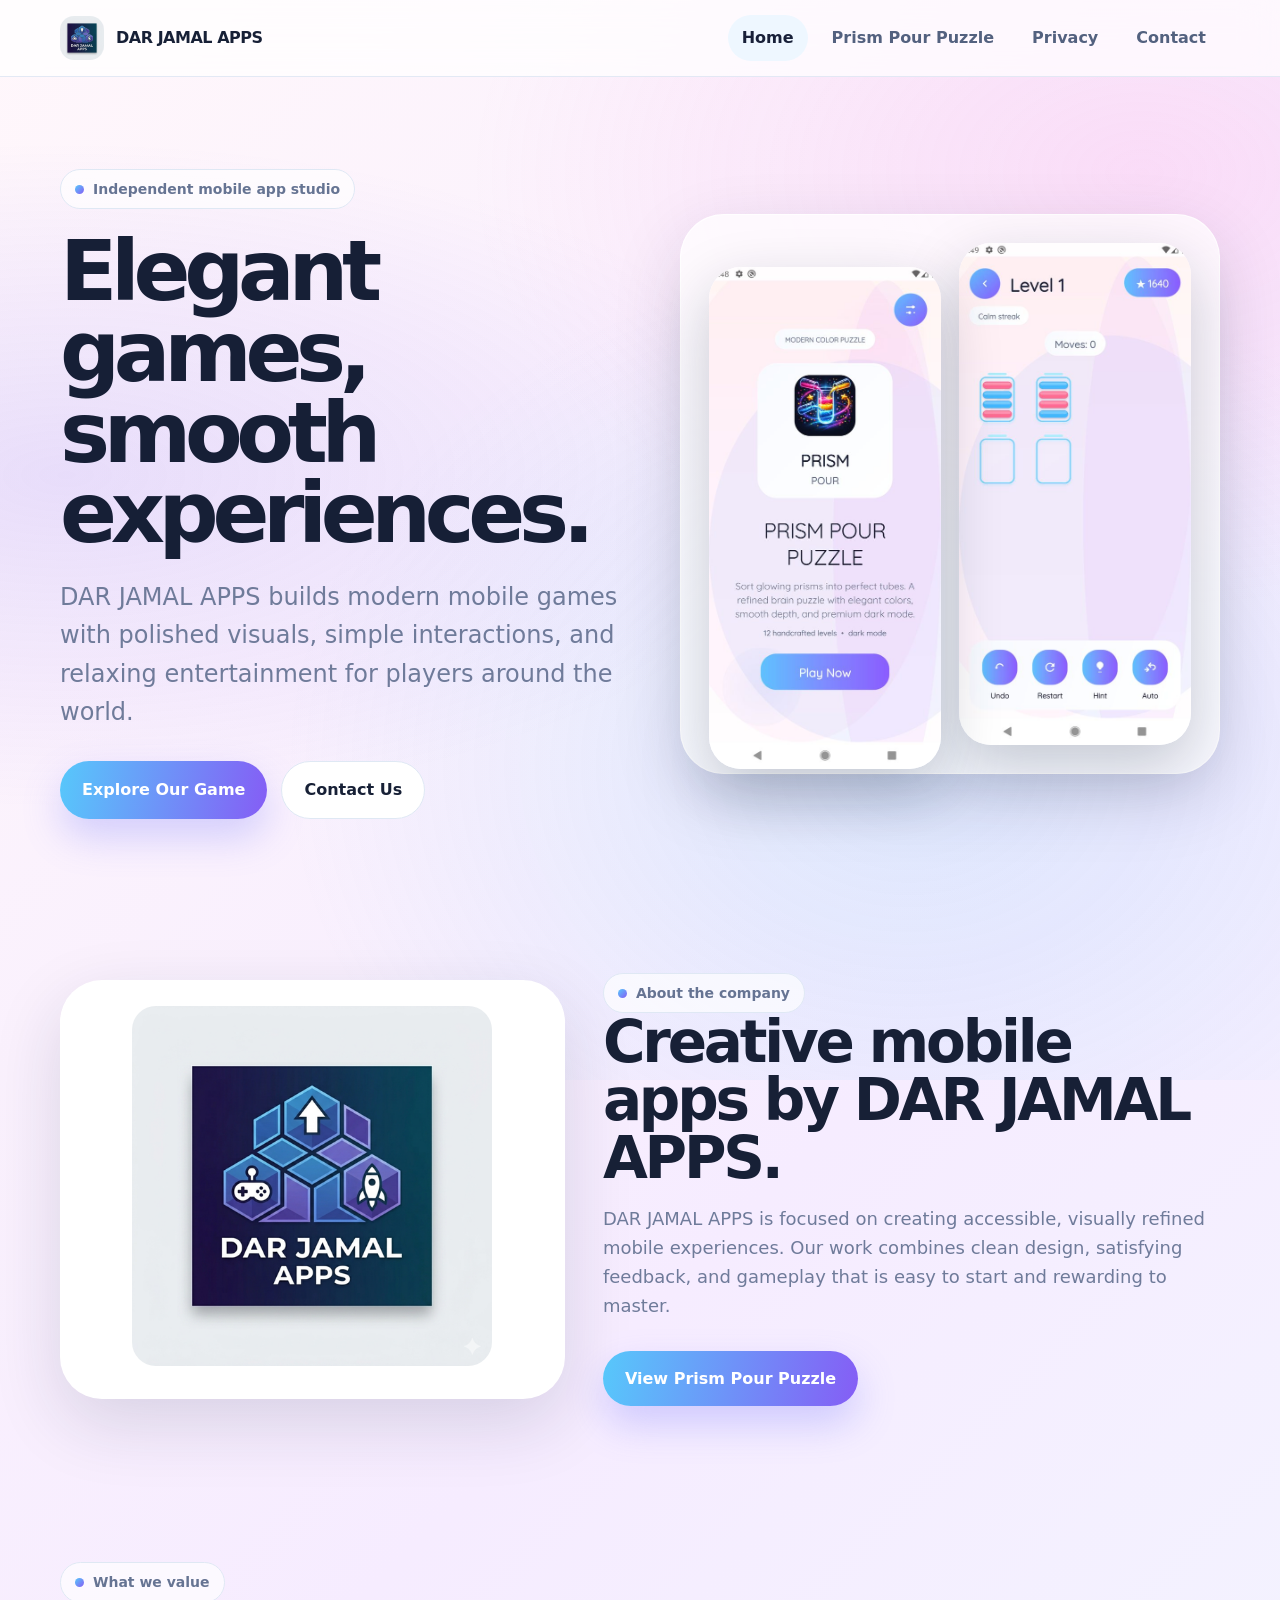
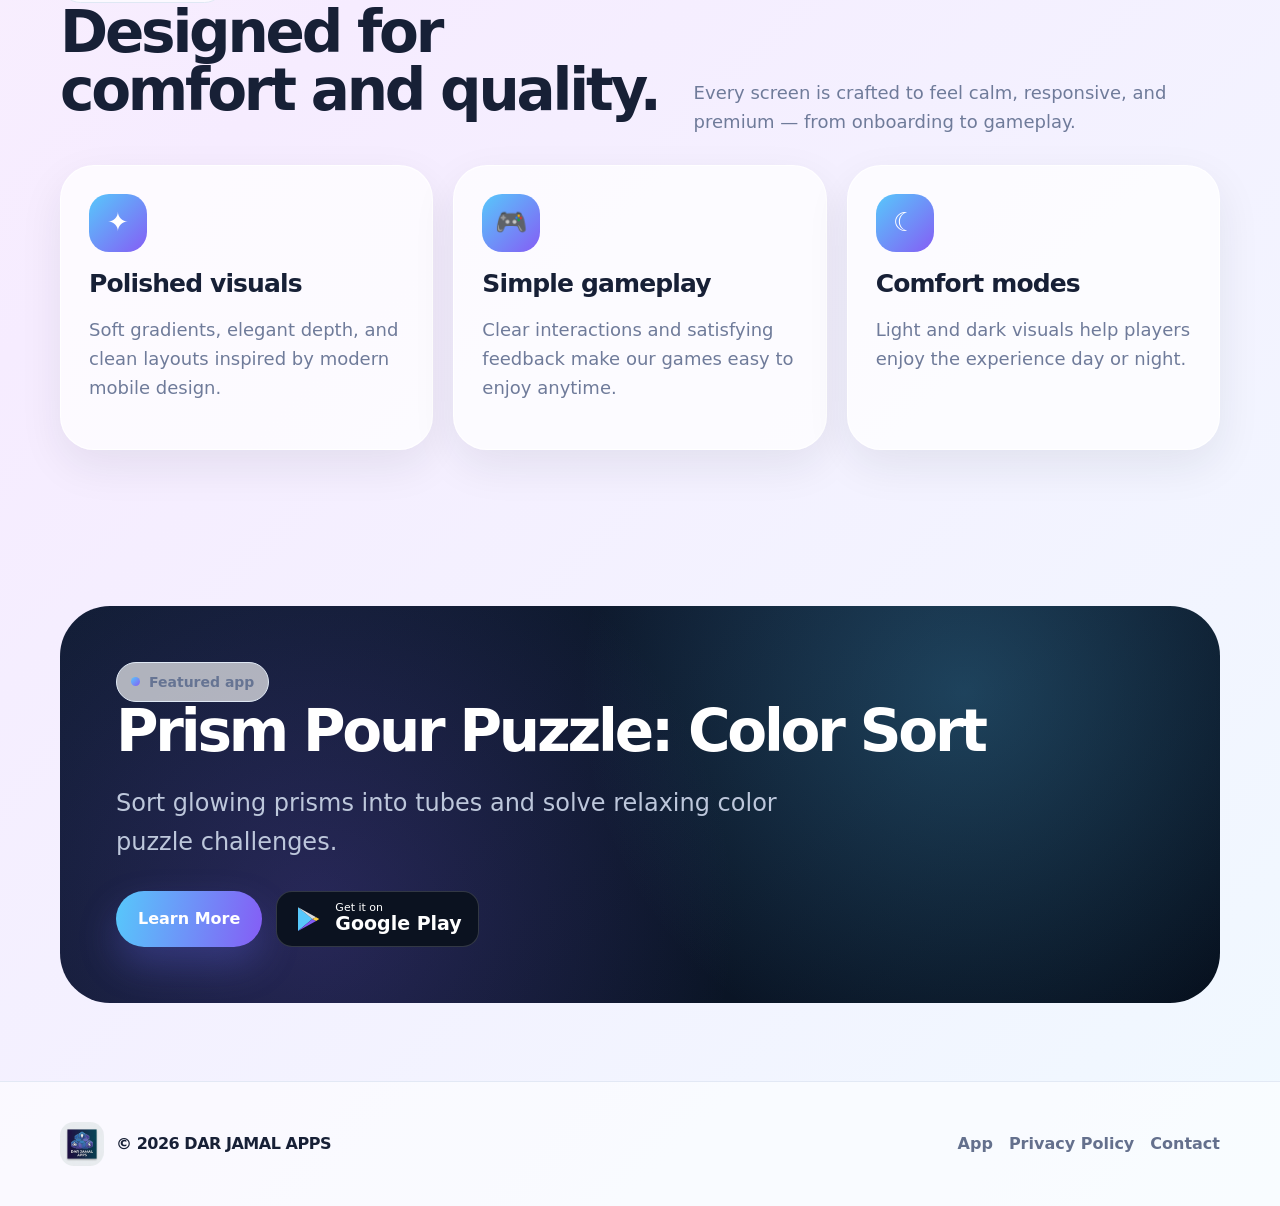
<file: index.html>
<!doctype html><html lang="en"><head><meta charset="utf-8"><meta name="viewport" content="width=device-width,initial-scale=1"><title>DAR JAMAL APPS | Mobile Games & Apps</title><meta name="description" content="DAR JAMAL APPS creates polished mobile games and digital experiences, including Prism Pour Puzzle: Color Sort."><link rel="icon" href="assets/images/favicon.png"><link rel="stylesheet" href="assets/css/styles.css"></head><body><header class="nav"><div class="wrap nav-inner"><a class="brand" href="index.html"><img src="assets/images/company-logo-512.png" alt="DAR JAMAL APPS logo"><span>DAR JAMAL APPS</span></a><nav class="nav-links"><a class="active" href="index.html">Home</a><a href="app.html">Prism Pour Puzzle</a><a href="privacy.html">Privacy</a><a href="contact.html">Contact</a></nav><a class="btn secondary mobile-menu" href="app.html">App</a></div></header><main><section class="hero"><div class="wrap hero-grid"><div><span class="eyebrow"><span class="dot"></span> Independent mobile app studio</span><h1>Elegant games, smooth experiences.</h1><p class="lead">DAR JAMAL APPS builds modern mobile games with polished visuals, simple interactions, and relaxing entertainment for players around the world.</p><div class="actions"><a class="btn" href="app.html">Explore Our Game</a><a class="btn secondary" href="contact.html">Contact Us</a></div></div><div class="hero-card"><div class="app-preview"><img src="assets/images/app-home-thumb.jpg" alt="Prism Pour Puzzle home screen"><img src="assets/images/app-game-light-thumb.jpg" alt="Prism Pour Puzzle gameplay screen"></div></div></div></section><section class="section"><div class="wrap split"><div class="logo-tile"><img src="assets/images/company-logo-512.png" alt="DAR JAMAL APPS logo"></div><div><span class="eyebrow"><span class="dot"></span> About the company</span><h2>Creative mobile apps by DAR JAMAL APPS.</h2><p>DAR JAMAL APPS is focused on creating accessible, visually refined mobile experiences. Our work combines clean design, satisfying feedback, and gameplay that is easy to start and rewarding to master.</p><div class="actions"><a class="btn" href="app.html">View Prism Pour Puzzle</a></div></div></div></section><section class="section"><div class="wrap"><div class="section-head"><div><span class="eyebrow"><span class="dot"></span> What we value</span><h2>Designed for comfort and quality.</h2></div><p>Every screen is crafted to feel calm, responsive, and premium — from onboarding to gameplay.</p></div><div class="cards"><article class="card"><div class="icon-bubble">✦</div><h3>Polished visuals</h3><p>Soft gradients, elegant depth, and clean layouts inspired by modern mobile design.</p></article><article class="card"><div class="icon-bubble">🎮</div><h3>Simple gameplay</h3><p>Clear interactions and satisfying feedback make our games easy to enjoy anytime.</p></article><article class="card"><div class="icon-bubble">☾</div><h3>Comfort modes</h3><p>Light and dark visuals help players enjoy the experience day or night.</p></article></div></div></section><section class="section"><div class="wrap dark-band"><span class="eyebrow"><span class="dot"></span> Featured app</span><h2>Prism Pour Puzzle: Color Sort</h2><p class="lead">Sort glowing prisms into tubes and solve relaxing color puzzle challenges.</p><div class="actions"><a class="btn" href="app.html">Learn More</a><a class="store-badge" href="#" aria-label="Get it on Google Play"><svg viewBox="0 0 48 48" fill="none" aria-hidden="true"><path d="M8 5v38l23-19L8 5Z" fill="#57c8fb"/><path d="M31 24 8 43l29-16-6-3Z" fill="#855df5"/><path d="M8 5l29 16-6 3L8 5Z" fill="#fff" opacity=".85"/><path d="M37 21l5 3-5 3-6-3 6-3Z" fill="#ffcf40"/></svg><span>Get it on<strong>Google Play</strong></span></a></div></div></section></main><footer class="footer"><div class="wrap footer-grid"><div class="brand"><img src="assets/images/company-logo-512.png" alt="DAR JAMAL APPS logo"><span>© <span data-year></span> DAR JAMAL APPS</span></div><div><a href="app.html">App</a><a href="privacy.html">Privacy Policy</a><a href="contact.html">Contact</a></div></div></footer><script src="assets/js/main.js"></script></body></html>
</file>
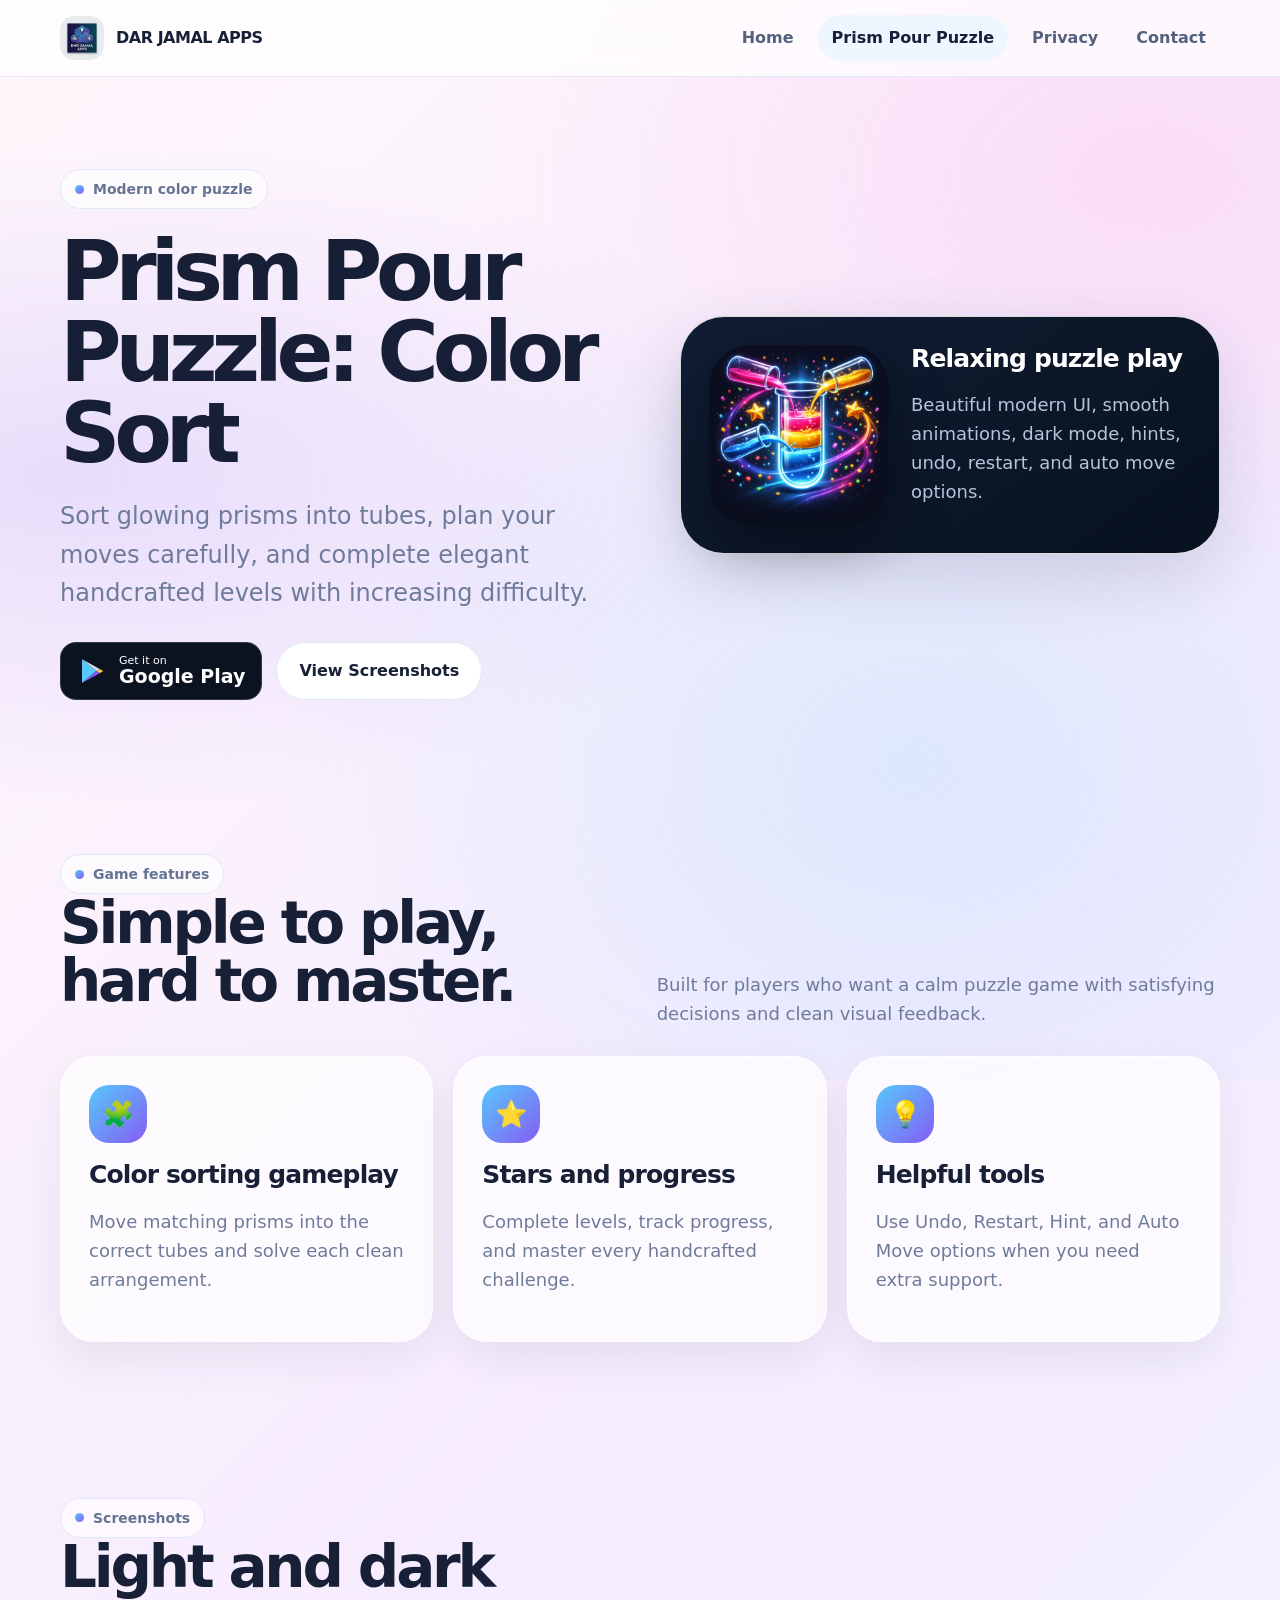
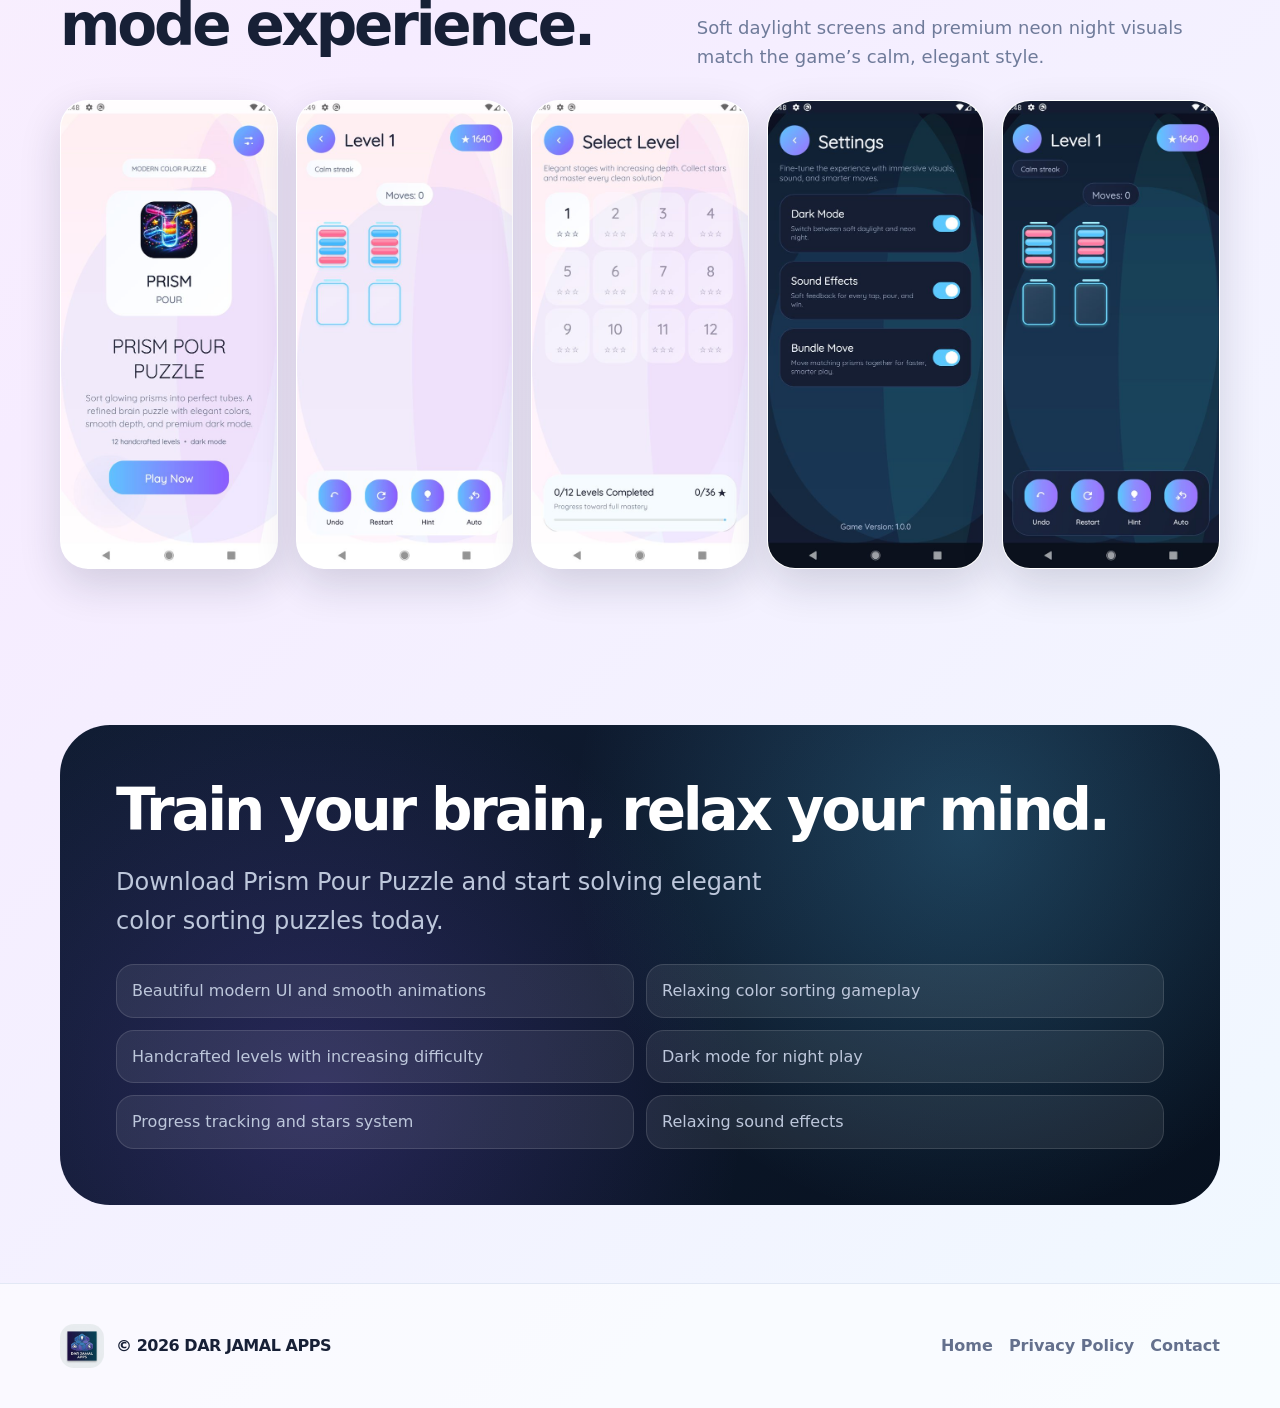
<file: app.html>
<!doctype html><html lang="en"><head><meta charset="utf-8"><meta name="viewport" content="width=device-width,initial-scale=1"><title>Prism Pour Puzzle: Color Sort | DAR JAMAL APPS</title><meta name="description" content="Sort glowing prisms into tubes and solve relaxing color puzzle challenges in Prism Pour Puzzle: Color Sort."><link rel="icon" href="assets/images/favicon.png"><link rel="stylesheet" href="assets/css/styles.css"></head><body><header class="nav"><div class="wrap nav-inner"><a class="brand" href="index.html"><img src="assets/images/company-logo-512.png" alt="DAR JAMAL APPS logo"><span>DAR JAMAL APPS</span></a><nav class="nav-links"><a href="index.html">Home</a><a class="active" href="app.html">Prism Pour Puzzle</a><a href="privacy.html">Privacy</a><a href="contact.html">Contact</a></nav><a class="btn secondary mobile-menu" href="contact.html">Contact</a></div></header><main><section class="hero"><div class="wrap hero-grid"><div><span class="eyebrow"><span class="dot"></span> Modern color puzzle</span><h1>Prism Pour Puzzle: Color Sort</h1><p class="lead">Sort glowing prisms into tubes, plan your moves carefully, and complete elegant handcrafted levels with increasing difficulty.</p><div class="actions"><a class="store-badge" href="#" aria-label="Get it on Google Play"><svg viewBox="0 0 48 48" fill="none" aria-hidden="true"><path d="M8 5v38l23-19L8 5Z" fill="#57c8fb"/><path d="M31 24 8 43l29-16-6-3Z" fill="#855df5"/><path d="M8 5l29 16-6 3L8 5Z" fill="#fff" opacity=".85"/><path d="M37 21l5 3-5 3-6-3 6-3Z" fill="#ffcf40"/></svg><span>Get it on<strong>Google Play</strong></span></a><a class="btn secondary" href="#screenshots">View Screenshots</a></div></div><div class="hero-card dark"><div class="split" style="grid-template-columns:180px 1fr;gap:22px"><img src="assets/images/prism-pour-icon-512.png" style="width:180px;border-radius:42px;box-shadow:0 20px 55px rgba(0,0,0,.35)" alt="Prism Pour Puzzle app icon"><div><h3>Relaxing puzzle play</h3><p>Beautiful modern UI, smooth animations, dark mode, hints, undo, restart, and auto move options.</p></div></div></div></div></section><section class="section"><div class="wrap"><div class="section-head"><div><span class="eyebrow"><span class="dot"></span> Game features</span><h2>Simple to play, hard to master.</h2></div><p>Built for players who want a calm puzzle game with satisfying decisions and clean visual feedback.</p></div><div class="cards"><article class="card"><div class="icon-bubble">🧩</div><h3>Color sorting gameplay</h3><p>Move matching prisms into the correct tubes and solve each clean arrangement.</p></article><article class="card"><div class="icon-bubble">⭐</div><h3>Stars and progress</h3><p>Complete levels, track progress, and master every handcrafted challenge.</p></article><article class="card"><div class="icon-bubble">💡</div><h3>Helpful tools</h3><p>Use Undo, Restart, Hint, and Auto Move options when you need extra support.</p></article></div></div></section><section class="section" id="screenshots"><div class="wrap"><div class="section-head"><div><span class="eyebrow"><span class="dot"></span> Screenshots</span><h2>Light and dark mode experience.</h2></div><p>Soft daylight screens and premium neon night visuals match the game’s calm, elegant style.</p></div><div class="gallery"><div class="phone-shot"><img src="assets/images/app-home-thumb.jpg" alt="Home screen"></div><div class="phone-shot"><img src="assets/images/app-game-light-thumb.jpg" alt="Light mode gameplay"></div><div class="phone-shot"><img src="assets/images/app-levels-light-thumb.jpg" alt="Light mode levels"></div><div class="phone-shot"><img src="assets/images/app-settings-dark-thumb.jpg" alt="Dark mode settings"></div><div class="phone-shot"><img src="assets/images/app-game-dark-thumb.jpg" alt="Dark mode gameplay"></div></div></div></section><section class="section"><div class="wrap dark-band"><h2>Train your brain, relax your mind.</h2><p class="lead">Download Prism Pour Puzzle and start solving elegant color sorting puzzles today.</p><ul class="feature-list"><li>Beautiful modern UI and smooth animations</li><li>Relaxing color sorting gameplay</li><li>Handcrafted levels with increasing difficulty</li><li>Dark mode for night play</li><li>Progress tracking and stars system</li><li>Relaxing sound effects</li></ul></div></section></main><footer class="footer"><div class="wrap footer-grid"><div class="brand"><img src="assets/images/company-logo-512.png" alt="DAR JAMAL APPS logo"><span>© <span data-year></span> DAR JAMAL APPS</span></div><div><a href="index.html">Home</a><a href="privacy.html">Privacy Policy</a><a href="contact.html">Contact</a></div></div></footer><script src="assets/js/main.js"></script></body></html>
</file>
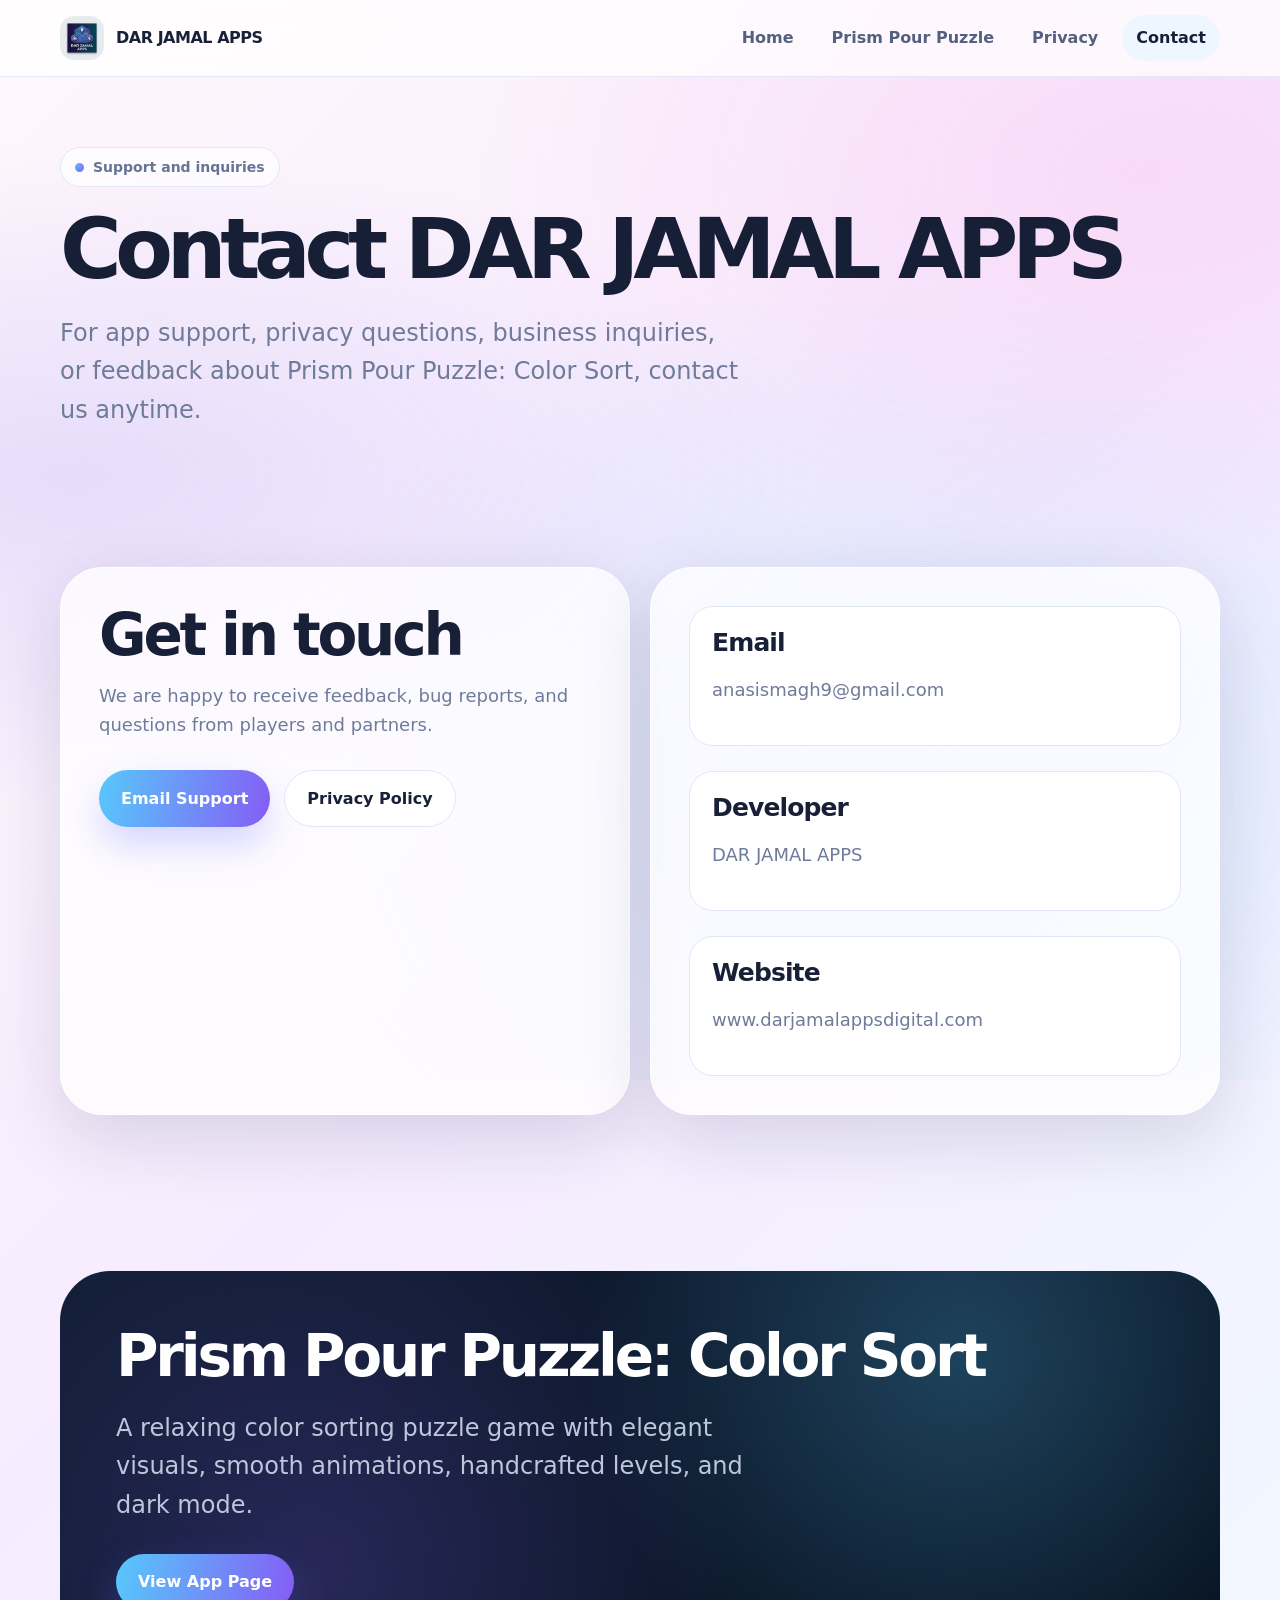
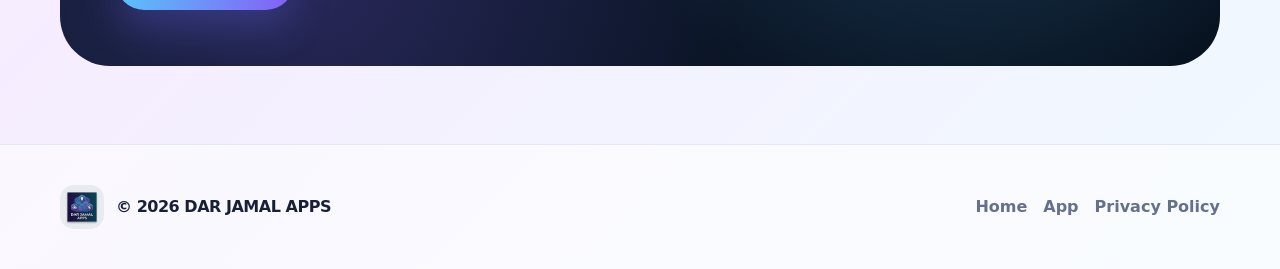
<file: contact.html>
<!doctype html><html lang="en"><head><meta charset="utf-8"><meta name="viewport" content="width=device-width,initial-scale=1"><title>Contact | DAR JAMAL APPS</title><meta name="description" content="Contact DAR JAMAL APPS for support, privacy, and business questions."><link rel="icon" href="assets/images/favicon.png"><link rel="stylesheet" href="assets/css/styles.css"></head><body><header class="nav"><div class="wrap nav-inner"><a class="brand" href="index.html"><img src="assets/images/company-logo-512.png" alt="DAR JAMAL APPS logo"><span>DAR JAMAL APPS</span></a><nav class="nav-links"><a href="index.html">Home</a><a href="app.html">Prism Pour Puzzle</a><a href="privacy.html">Privacy</a><a class="active" href="contact.html">Contact</a></nav><a class="btn secondary mobile-menu" href="privacy.html">Privacy</a></div></header><main><section class="page-hero"><div class="wrap"><span class="eyebrow"><span class="dot"></span> Support and inquiries</span><h1>Contact DAR JAMAL APPS</h1><p class="lead">For app support, privacy questions, business inquiries, or feedback about Prism Pour Puzzle: Color Sort, contact us anytime.</p></div></section><section class="section"><div class="wrap contact-grid"><div class="page-card"><h2>Get in touch</h2><p>We are happy to receive feedback, bug reports, and questions from players and partners.</p><div class="actions"><a class="btn" href="mailto:anasismagh9@gmail.com?subject=Prism%20Pour%20Puzzle%20Support">Email Support</a><a class="btn secondary" href="privacy.html">Privacy Policy</a></div></div><div class="page-card"><div class="contact-item"><h3>Email</h3><p><a href="mailto:anasismagh9@gmail.com">anasismagh9@gmail.com</a></p></div><br><div class="contact-item"><h3>Developer</h3><p>DAR JAMAL APPS</p></div><br><div class="contact-item"><h3>Website</h3><p><a href="https://www.darjamalappsdigital.com/">www.darjamalappsdigital.com</a></p></div></div></div></section><section class="section"><div class="wrap dark-band"><h2>Prism Pour Puzzle: Color Sort</h2><p class="lead">A relaxing color sorting puzzle game with elegant visuals, smooth animations, handcrafted levels, and dark mode.</p><div class="actions"><a class="btn" href="app.html">View App Page</a></div></div></section></main><footer class="footer"><div class="wrap footer-grid"><div class="brand"><img src="assets/images/company-logo-512.png" alt="DAR JAMAL APPS logo"><span>© <span data-year></span> DAR JAMAL APPS</span></div><div><a href="index.html">Home</a><a href="app.html">App</a><a href="privacy.html">Privacy Policy</a></div></div></footer><script src="assets/js/main.js"></script></body></html>
</file>
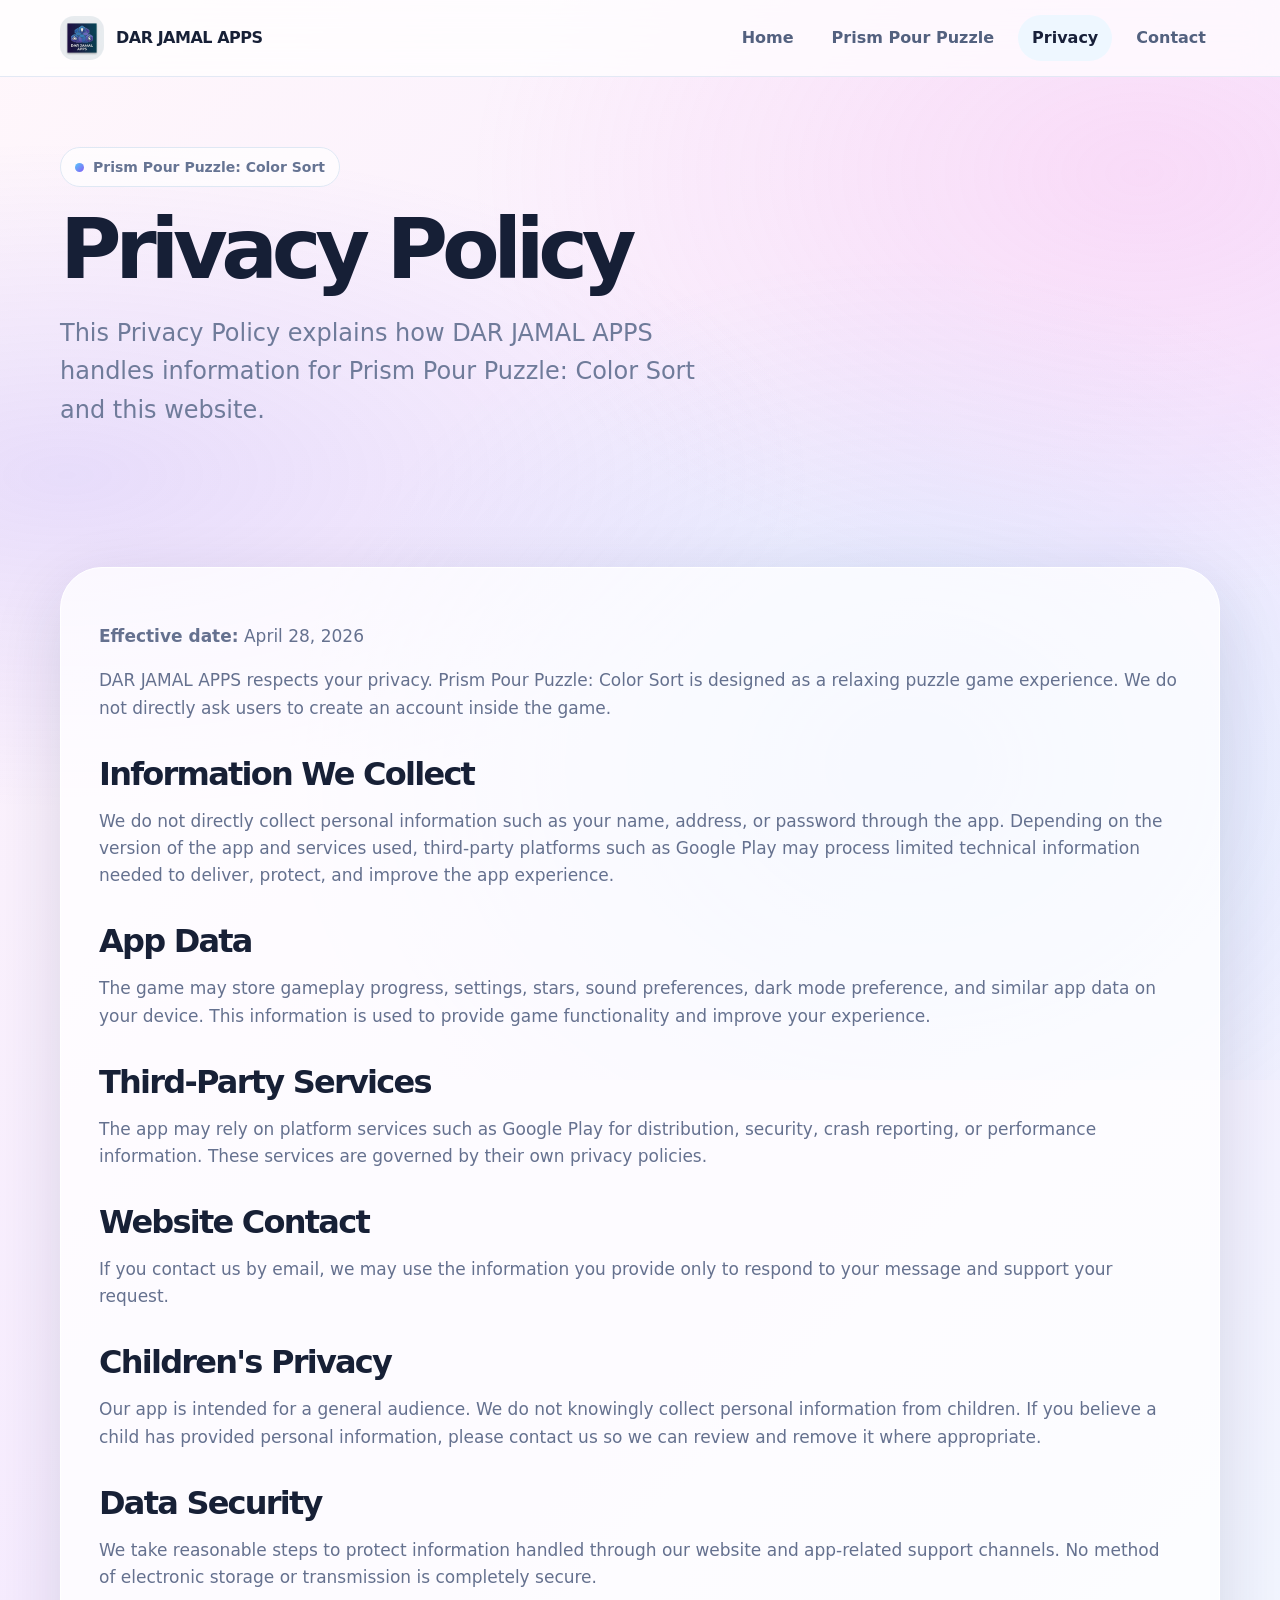
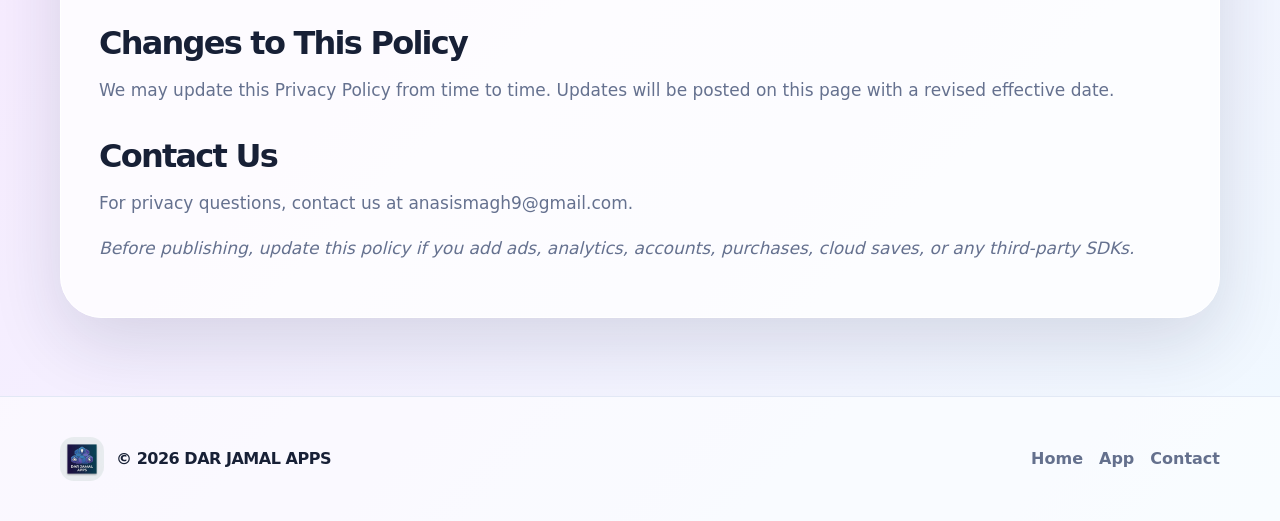
<file: privacy.html>
<!doctype html><html lang="en"><head><meta charset="utf-8"><meta name="viewport" content="width=device-width,initial-scale=1"><title>Privacy Policy | DAR JAMAL APPS</title><meta name="description" content="Privacy Policy for Prism Pour Puzzle: Color Sort by DAR JAMAL APPS."><link rel="icon" href="assets/images/favicon.png"><link rel="stylesheet" href="assets/css/styles.css"></head><body><header class="nav"><div class="wrap nav-inner"><a class="brand" href="index.html"><img src="assets/images/company-logo-512.png" alt="DAR JAMAL APPS logo"><span>DAR JAMAL APPS</span></a><nav class="nav-links"><a href="index.html">Home</a><a href="app.html">Prism Pour Puzzle</a><a class="active" href="privacy.html">Privacy</a><a href="contact.html">Contact</a></nav><a class="btn secondary mobile-menu" href="contact.html">Contact</a></div></header><main><section class="page-hero"><div class="wrap"><span class="eyebrow"><span class="dot"></span> Prism Pour Puzzle: Color Sort</span><h1>Privacy Policy</h1><p class="lead">This Privacy Policy explains how DAR JAMAL APPS handles information for Prism Pour Puzzle: Color Sort and this website.</p></div></section><section class="section policy"><div class="wrap page-card"><p><strong>Effective date:</strong> April 28, 2026</p><p>DAR JAMAL APPS respects your privacy. Prism Pour Puzzle: Color Sort is designed as a relaxing puzzle game experience. We do not directly ask users to create an account inside the game.</p><h2>Information We Collect</h2><p>We do not directly collect personal information such as your name, address, or password through the app. Depending on the version of the app and services used, third-party platforms such as Google Play may process limited technical information needed to deliver, protect, and improve the app experience.</p><h2>App Data</h2><p>The game may store gameplay progress, settings, stars, sound preferences, dark mode preference, and similar app data on your device. This information is used to provide game functionality and improve your experience.</p><h2>Third-Party Services</h2><p>The app may rely on platform services such as Google Play for distribution, security, crash reporting, or performance information. These services are governed by their own privacy policies.</p><h2>Website Contact</h2><p>If you contact us by email, we may use the information you provide only to respond to your message and support your request.</p><h2>Children's Privacy</h2><p>Our app is intended for a general audience. We do not knowingly collect personal information from children. If you believe a child has provided personal information, please contact us so we can review and remove it where appropriate.</p><h2>Data Security</h2><p>We take reasonable steps to protect information handled through our website and app-related support channels. No method of electronic storage or transmission is completely secure.</p><h2>Changes to This Policy</h2><p>We may update this Privacy Policy from time to time. Updates will be posted on this page with a revised effective date.</p><h2>Contact Us</h2><p>For privacy questions, contact us at <a href="mailto:anasismagh9@gmail.com">anasismagh9@gmail.com</a>.</p><p><em>Before publishing, update this policy if you add ads, analytics, accounts, purchases, cloud saves, or any third-party SDKs.</em></p></div></section></main><footer class="footer"><div class="wrap footer-grid"><div class="brand"><img src="assets/images/company-logo-512.png" alt="DAR JAMAL APPS logo"><span>© <span data-year></span> DAR JAMAL APPS</span></div><div><a href="index.html">Home</a><a href="app.html">App</a><a href="contact.html">Contact</a></div></div></footer><script src="assets/js/main.js"></script></body></html>
</file>
<file: assets/css/styles.css>
:root{
  --ink:#172036; --muted:#6f7b9a; --soft:#f8eff8; --soft2:#eef8ff; --card:#ffffffcc;
  --blue:#57c8fb; --violet:#855df5; --cyan:#85efff; --dark:#101b30; --dark2:#081120;
  --line:#dfe8f4; --shadow:0 24px 70px rgba(31,38,74,.14); --radius:34px;
}
*{box-sizing:border-box} html{scroll-behavior:smooth} body{margin:0;font-family:Inter,ui-sans-serif,system-ui,-apple-system,Segoe UI,Roboto,Arial,sans-serif;color:var(--ink);background:linear-gradient(135deg,#fff7fb 0%,#f6ecff 48%,#f0f9ff 100%);line-height:1.6;overflow-x:hidden}
body:before{content:"";position:fixed;inset:-20%;z-index:-2;background:radial-gradient(ellipse at 18% 52%,rgba(126,104,245,.16),transparent 36%),radial-gradient(ellipse at 78% 28%,rgba(255,132,220,.18),transparent 34%),radial-gradient(ellipse at 65% 75%,rgba(81,198,247,.16),transparent 38%)}
a{color:inherit;text-decoration:none}.wrap{width:min(1160px,calc(100% - 40px));margin:auto}.nav{position:sticky;top:0;z-index:20;backdrop-filter:blur(18px);background:rgba(255,255,255,.72);border-bottom:1px solid rgba(220,228,243,.8)}.nav-inner{height:76px;display:flex;align-items:center;justify-content:space-between}.brand{display:flex;align-items:center;gap:12px;font-weight:850;letter-spacing:-.03em}.brand img{width:44px;height:44px;border-radius:14px}.nav-links{display:flex;align-items:center;gap:10px}.nav-links a{padding:10px 14px;border-radius:999px;color:#53617f;font-weight:700}.nav-links a:hover,.nav-links a.active{background:#eef7ff;color:#182039}.btn{display:inline-flex;align-items:center;justify-content:center;gap:10px;padding:15px 22px;border-radius:999px;font-weight:850;border:0;background:linear-gradient(100deg,var(--blue),var(--violet));color:white;box-shadow:0 18px 38px rgba(107,110,250,.28)}.btn.secondary{background:white;color:var(--ink);box-shadow:none;border:1px solid var(--line)}.hero{padding:92px 0 76px}.hero-grid{display:grid;grid-template-columns:1.02fr .98fr;gap:58px;align-items:center}.eyebrow{display:inline-flex;align-items:center;gap:9px;padding:8px 14px;border:1px solid var(--line);border-radius:999px;background:rgba(255,255,255,.66);color:#667493;font-weight:800;font-size:14px}.dot{width:9px;height:9px;border-radius:50%;background:linear-gradient(135deg,var(--blue),var(--violet))}h1{font-size:clamp(44px,7vw,84px);line-height:.96;letter-spacing:-.075em;margin:22px 0;color:#161f36}h2{font-size:clamp(34px,5vw,58px);line-height:1;letter-spacing:-.055em;margin:0 0 18px}h3{font-size:25px;line-height:1.15;margin:0 0 10px;letter-spacing:-.035em}p{color:var(--muted);font-size:18px}.lead{font-size:clamp(19px,2vw,24px);max-width:680px}.actions{display:flex;flex-wrap:wrap;gap:14px;margin-top:30px}.hero-card{background:rgba(255,255,255,.72);border:1px solid rgba(255,255,255,.85);border-radius:44px;padding:28px;box-shadow:var(--shadow);position:relative}.hero-card.dark{background:linear-gradient(145deg,#111d34,#07111f);color:white}.hero-card.dark p{color:#b8c3d9}.app-preview{display:grid;grid-template-columns:1fr 1fr;gap:18px;align-items:end}.app-preview img{width:100%;border-radius:32px;box-shadow:0 22px 60px rgba(15,27,48,.22)}.app-preview img:first-child{transform:translateY(24px)}.section{padding:78px 0}.section-head{display:flex;align-items:end;justify-content:space-between;gap:24px;margin-bottom:28px}.section-head p{max-width:610px;margin:0}.cards{display:grid;grid-template-columns:repeat(3,1fr);gap:20px}.card{background:rgba(255,255,255,.72);border:1px solid rgba(255,255,255,.88);border-radius:var(--radius);padding:28px;box-shadow:0 16px 44px rgba(23,32,54,.08)}.icon-bubble{width:58px;height:58px;border-radius:20px;display:grid;place-items:center;background:linear-gradient(135deg,var(--blue),var(--violet));color:white;font-size:26px;margin-bottom:18px}.split{display:grid;grid-template-columns:.9fr 1.1fr;gap:38px;align-items:center}.logo-tile{background:white;border-radius:42px;padding:26px;text-align:center;box-shadow:var(--shadow)}.logo-tile img{width:min(100%,360px);border-radius:24px}.gallery{display:grid;grid-template-columns:repeat(5,1fr);gap:18px}.phone-shot{border-radius:28px;overflow:hidden;background:#fff;box-shadow:0 16px 42px rgba(23,32,54,.16);border:1px solid rgba(255,255,255,.8)}.phone-shot img{width:100%;display:block}.dark-band{background:linear-gradient(140deg,#111d34,#07111f);color:white;border-radius:50px;padding:56px;position:relative;overflow:hidden}.dark-band:before{content:"";position:absolute;inset:-20%;background:radial-gradient(circle at 70% 30%,rgba(87,200,251,.25),transparent 32%),radial-gradient(circle at 30% 70%,rgba(133,93,245,.22),transparent 35%)}.dark-band>*{position:relative}.dark-band p,.dark-band li{color:#bdc7db}.feature-list{display:grid;grid-template-columns:repeat(2,1fr);gap:12px;margin:22px 0 0;padding:0;list-style:none}.feature-list li{background:rgba(255,255,255,.08);border:1px solid rgba(255,255,255,.12);border-radius:18px;padding:13px 15px}.store-badge{display:inline-flex;align-items:center;gap:12px;background:#0b1220;color:white;border-radius:16px;padding:10px 16px;border:1px solid rgba(255,255,255,.16)}.store-badge svg{width:30px}.store-badge span{display:block;font-size:11px;line-height:1}.store-badge strong{display:block;font-size:19px;line-height:1.15}.page-hero{padding:70px 0 36px}.page-card{background:rgba(255,255,255,.76);border:1px solid white;border-radius:42px;padding:38px;box-shadow:var(--shadow)}.contact-grid{display:grid;grid-template-columns:1fr 1fr;gap:20px}.contact-item{padding:22px;border-radius:24px;background:#fff;border:1px solid var(--line)}.policy h2{font-size:32px;margin-top:36px}.policy p,.policy li{font-size:17px;color:#65718f}.footer{padding:40px 0;border-top:1px solid rgba(220,228,243,.8);background:rgba(255,255,255,.55)}.footer-grid{display:flex;align-items:center;justify-content:space-between;gap:20px}.footer a{color:#64708d;font-weight:700;margin-left:16px}.mobile-menu{display:none}
@media(max-width:900px){.nav-links{display:none}.mobile-menu{display:flex}.hero-grid,.split,.contact-grid{grid-template-columns:1fr}.hero{padding:58px 0}.cards{grid-template-columns:1fr}.gallery{grid-template-columns:repeat(2,1fr)}.section-head{display:block}.dark-band{padding:34px;border-radius:34px}.feature-list{grid-template-columns:1fr}.footer-grid{display:block}.footer a{display:inline-block;margin:10px 12px 0 0}.app-preview img:first-child{transform:none}}
</file>
